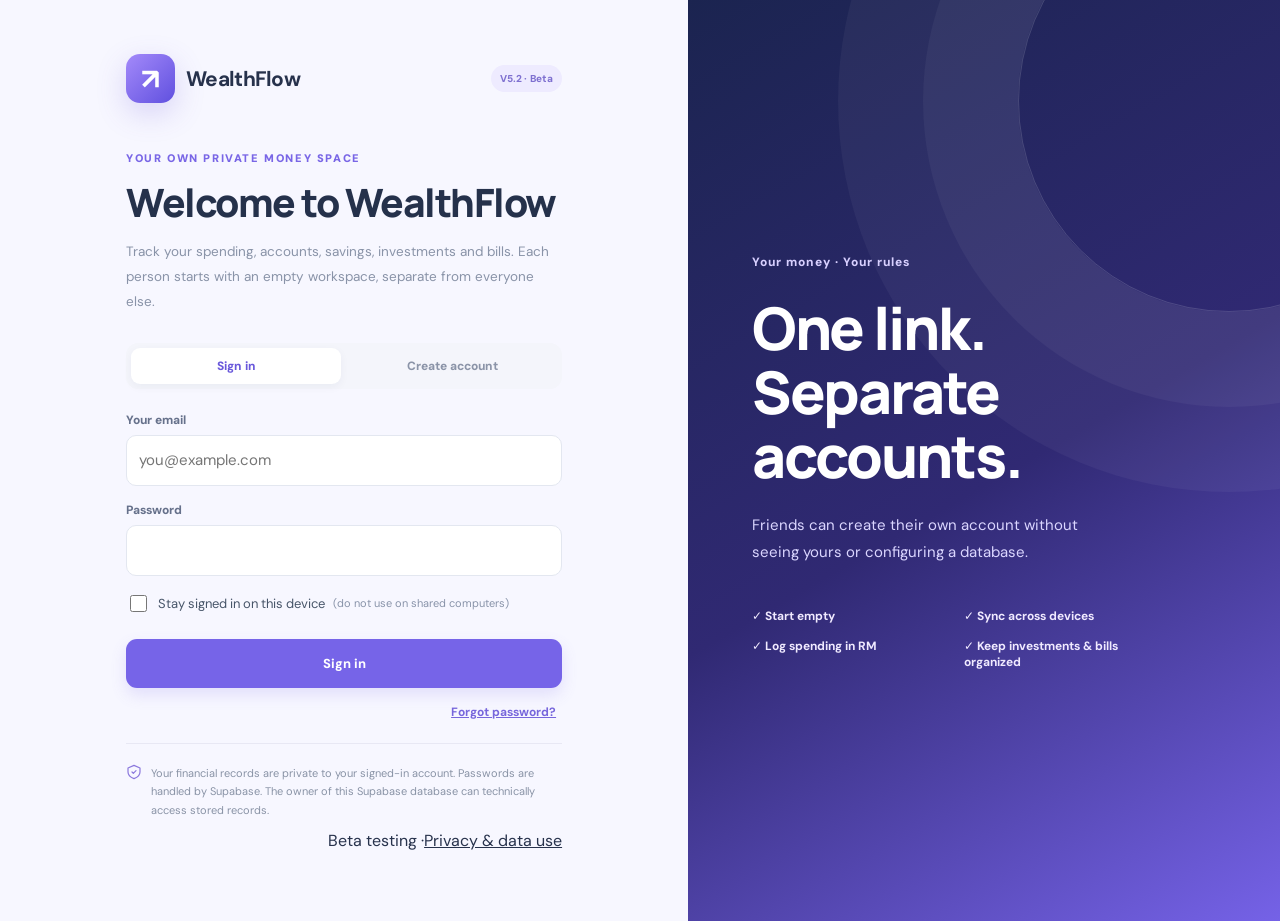
<file: wealthflow-app/index.html>
<!doctype html>
<html lang="en">
<head>
  <meta charset="utf-8" />
  <meta name="viewport" content="width=device-width, initial-scale=1, viewport-fit=cover" />
  <meta name="theme-color" content="#121a31" />
  <meta name="description" content="WealthFlow V5.2 Beta — track your accounts, spending, savings, bills, investments and pay-later in one place." />
  <meta name="apple-mobile-web-app-capable" content="yes" />
  <meta name="apple-mobile-web-app-status-bar-style" content="default" />
  <meta name="apple-mobile-web-app-title" content="WealthFlow" />
  <link rel="icon" href="icons/icon.svg" type="image/svg+xml" />
  <link rel="apple-touch-icon" href="icons/icon-192.png" />
  <link rel="manifest" href="manifest.webmanifest" />
  <link rel="stylesheet" href="styles.css" />
  <title>WealthFlow — Private Money Tracker</title>
  <script src="cloud-config.js" defer></script>
  <script src="app.js" defer></script>
</head>
<body>
  <div id="app"></div>
  <div id="modal-root"></div>
  <div id="toast-root" role="status" aria-live="polite"></div>
  <noscript>This app requires JavaScript to track your money.</noscript>
</body>
</html>
</file>
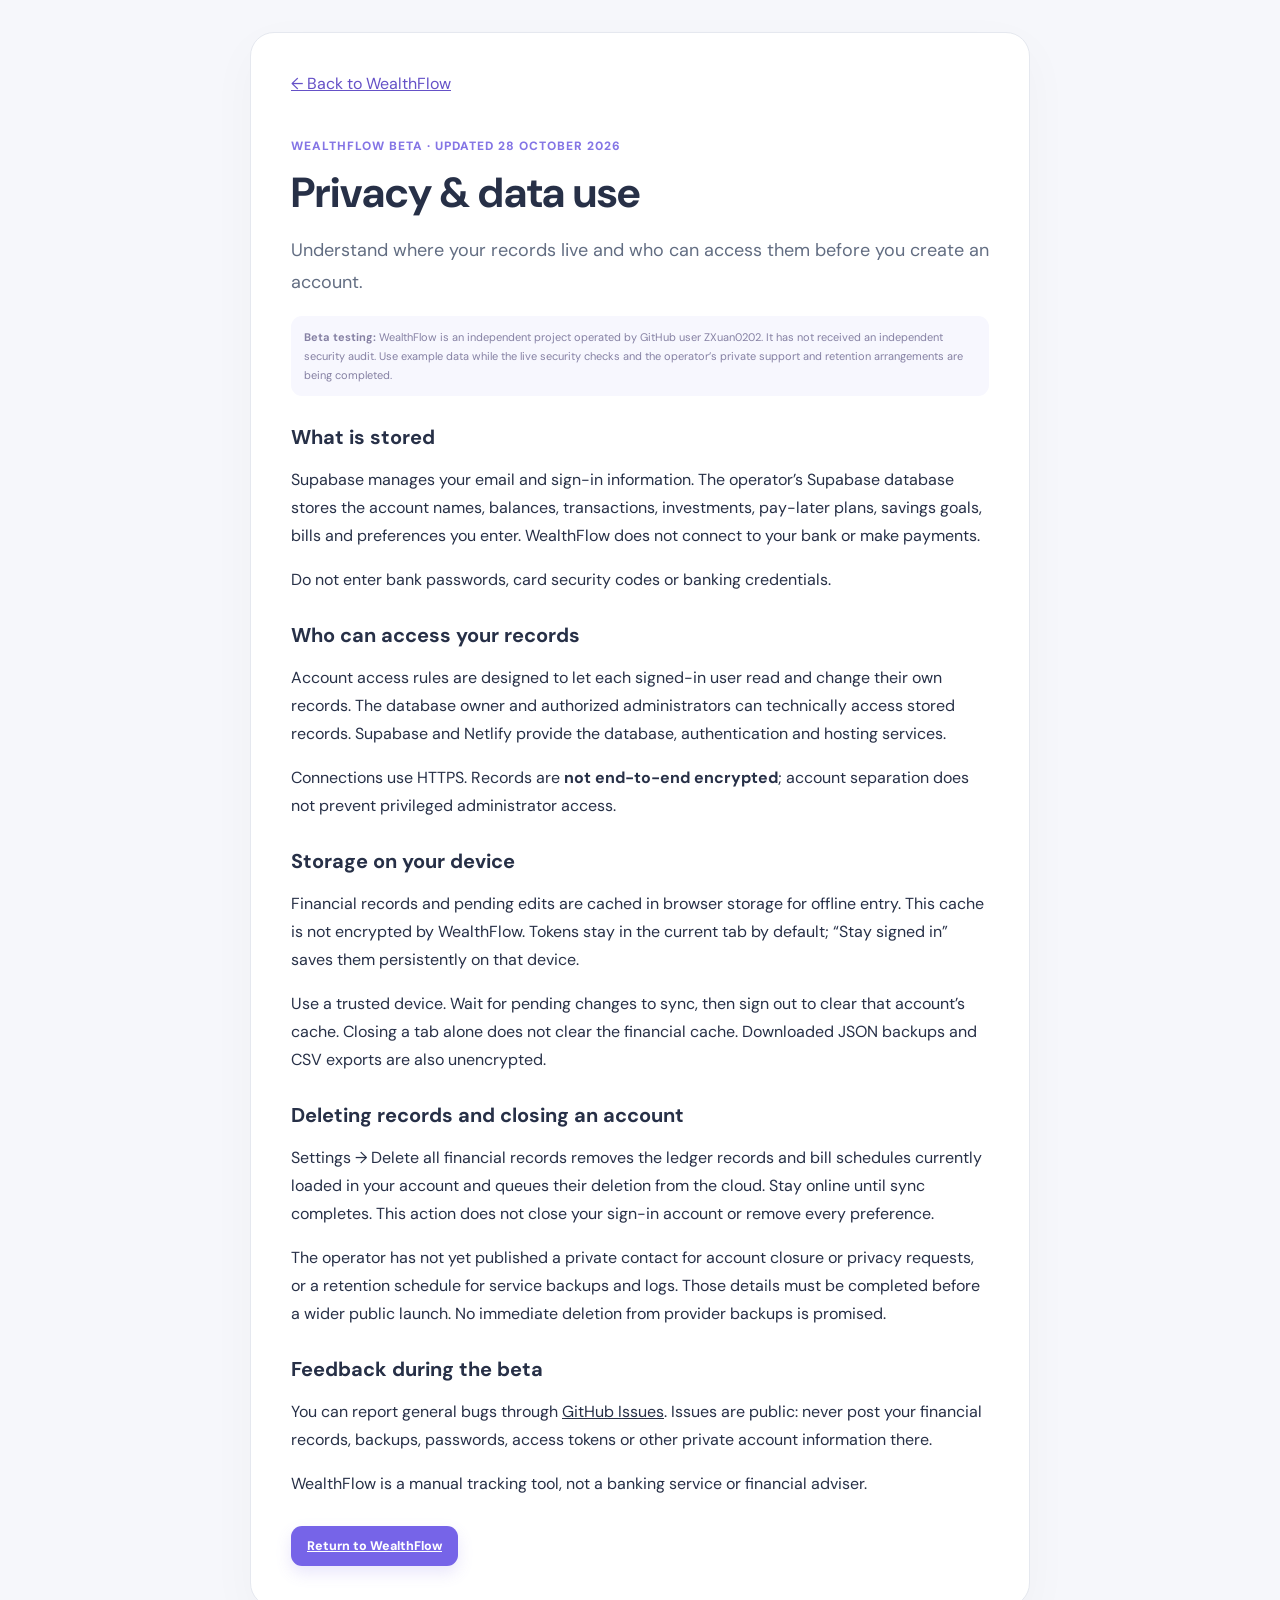
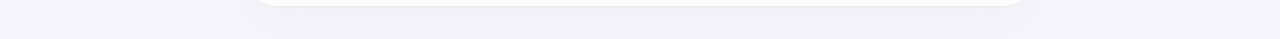
<file: wealthflow-app/privacy.html>
<!doctype html>
<html lang="en">
<head>
  <meta charset="utf-8">
  <meta name="viewport" content="width=device-width, initial-scale=1">
  <meta name="theme-color" content="#121a31">
  <meta name="description" content="How WealthFlow Beta stores financial records, supports deletion and handles device storage.">
  <title>Privacy &amp; data use — WealthFlow</title>
  <link rel="icon" href="icons/icon.svg" type="image/svg+xml">
  <link rel="stylesheet" href="styles.css">
</head>
<body class="privacy-page">
  <main class="privacy-card">
    <a class="privacy-back" href="./">← Back to WealthFlow</a>
    <p class="eyebrow">WEALTHFLOW BETA · UPDATED 28 OCTOBER 2026</p>
    <h1>Privacy &amp; data use</h1>
    <p class="privacy-lead">Understand where your records live and who can access them before you create an account.</p>
    <div class="note-box"><strong>Beta testing:</strong> WealthFlow is an independent project operated by GitHub user ZXuan0202. It has not received an independent security audit. Use example data while the live security checks and the operator’s private support and retention arrangements are being completed.</div>
    <section>
      <h2>What is stored</h2>
      <p>Supabase manages your email and sign-in information. The operator’s Supabase database stores the account names, balances, transactions, investments, pay-later plans, savings goals, bills and preferences you enter. WealthFlow does not connect to your bank or make payments.</p>
      <p>Do not enter bank passwords, card security codes or banking credentials.</p>
    </section>
    <section>
      <h2>Who can access your records</h2>
      <p>Account access rules are designed to let each signed-in user read and change their own records. The database owner and authorized administrators can technically access stored records. Supabase and Netlify provide the database, authentication and hosting services.</p>
      <p>Connections use HTTPS. Records are <strong>not end-to-end encrypted</strong>; account separation does not prevent privileged administrator access.</p>
    </section>
    <section>
      <h2>Storage on your device</h2>
      <p>Financial records and pending edits are cached in browser storage for offline entry. This cache is not encrypted by WealthFlow. Tokens stay in the current tab by default; “Stay signed in” saves them persistently on that device.</p>
      <p>Use a trusted device. Wait for pending changes to sync, then sign out to clear that account’s cache. Closing a tab alone does not clear the financial cache. Downloaded JSON backups and CSV exports are also unencrypted.</p>
    </section>
    <section>
      <h2>Deleting records and closing an account</h2>
      <p>Settings → Delete all financial records removes the ledger records and bill schedules currently loaded in your account and queues their deletion from the cloud. Stay online until sync completes. This action does not close your sign-in account or remove every preference.</p>
      <p>The operator has not yet published a private contact for account closure or privacy requests, or a retention schedule for service backups and logs. Those details must be completed before a wider public launch. No immediate deletion from provider backups is promised.</p>
    </section>
    <section>
      <h2>Feedback during the beta</h2>
      <p>You can report general bugs through <a href="https://github.com/ZXuan0202/WealthFlow/issues" rel="noreferrer">GitHub Issues</a>. Issues are public: never post your financial records, backups, passwords, access tokens or other private account information there.</p>
      <p>WealthFlow is a manual tracking tool, not a banking service or financial adviser.</p>
    </section>
    <a class="btn btn-primary" href="./">Return to WealthFlow</a>
  </main>
</body>
</html>
</file>
<file: wealthflow-app/styles.css>
@import url('https://fonts.googleapis.com/css2?family=DM+Sans:wght@400;500;600;700&family=Manrope:wght@400;500;600;700;800&display=swap');
:root{font-family:'DM Sans',-apple-system,BlinkMacSystemFont,'Segoe UI',sans-serif;color:#202a3f;background:#f7f8fc;font-synthesis:none;-webkit-font-smoothing:antialiased;--ink:#1e2942;--muted:#8b93a8;--line:#e7eaf3;--purple:#7664e8;--purple-soft:#f0edff;--green:#1eae8d;--red:#ef6a74;--card:#fff}
*{box-sizing:border-box}body{margin:0;min-width:320px}button,input,select,textarea{font:inherit}button{cursor:pointer}a{color:inherit}button:focus-visible,a:focus-visible,input:focus-visible,select:focus-visible,textarea:focus-visible{outline:3px solid #a8a0f7;outline-offset:2px}
svg{display:block}.ico{width:19px;height:19px;fill:none;stroke:currentColor;stroke-width:1.8;stroke-linecap:round;stroke-linejoin:round;flex-shrink:0}.small-ico{width:16px;height:16px}.layout{display:grid;grid-template-columns:250px minmax(0,1fr);min-height:100dvh;max-width:2000px;margin:auto}
.sidebar{background:#141d34;color:#aab3cf;display:flex;flex-direction:column;position:sticky;top:0;height:100dvh;padding:34px 16px 20px;z-index:20}.brand{display:flex;align-items:center;gap:12px;padding:0 17px;margin-bottom:47px;color:#fff;font:800 22px Manrope,system-ui;letter-spacing:-.9px}.brand-symbol{width:36px;height:36px;border-radius:11px;background:linear-gradient(140deg,#9e8eff,#6556dd);display:grid;place-items:center;color:#fff;box-shadow:0 6px 20px #7664e844}.brand-symbol .ico{width:24px;height:24px;stroke-width:2.5}
.nav-label{font:700 10px Manrope,system-ui;letter-spacing:1.8px;color:#646f91;padding:0 16px;margin:0 0 11px}.nav{display:grid;gap:5px}.nav-item{display:flex;align-items:center;gap:14px;border:0;background:transparent;color:#a7b0cd;text-align:left;padding:13px 17px;width:100%;border-radius:12px;font-size:13.5px;font-weight:700;transition:.16s}.nav-item:hover{background:#252f4b;color:white}.nav-item.active{background:#353660;color:#fff}.nav-item.active .ico{color:#c2baff}.nav-item .ico{width:19px;height:19px}.nav-line{border-top:1px solid #2d3651;margin:18px 13px 22px}.sidebar-bottom{margin-top:auto}.sidebar-tip{background:linear-gradient(135deg,#302c61,#252e58);padding:18px;border-radius:15px;color:#c0c7f0}.sidebar-tip strong{display:block;color:white;font-size:12.5px;margin:9px 0 5px}.sidebar-tip p{font-size:11.5px;line-height:1.6;margin:0}.sidebar-tip .ico{color:#cbbaff}.aside-foot{font-size:10px;color:#697593;padding:16px 12px 0}
.main{min-width:0;padding:31px clamp(22px,4vw,60px) 70px}.topbar{display:flex;justify-content:space-between;align-items:center;gap:16px;margin-bottom:33px}.crumb{display:flex;align-items:center;gap:9px;font-size:13px;color:#a2a9bb;font-weight:600}.crumb strong{color:#30394e}.header-actions{display:flex;gap:12px;align-items:center}.clock-chip,.sync-chip{display:flex;gap:8px;align-items:center;font-size:12px;font-weight:700;color:#7a849b;padding:11px 13px;border:1px solid #eaebf2;background:#fff;border-radius:12px;white-space:nowrap}.sync-chip{cursor:pointer}.sync-dot{height:7px;width:7px;border-radius:50%;background:#f3b16d;box-shadow:0 0 0 3px #fff1df}.sync-dot.connected{background:#2abb9a;box-shadow:0 0 0 3px #e4faf3}.sync-dot.pending{background:#edac56}.page-heading{display:flex;justify-content:space-between;align-items:start;gap:16px;margin-bottom:26px}.eyebrow{font-size:12px;color:#8475e5;font-weight:800;letter-spacing:1px;text-transform:uppercase;margin-bottom:7px}.page-title{font:800 clamp(24px,2.7vw,33px)/1.28 Manrope,system-ui;letter-spacing:-1.4px;margin:0;color:#242e46}.subtitle{color:#959caf;font-size:13.5px;margin:8px 0 0;line-height:1.6}.actions{display:flex;align-items:center;gap:10px;flex-wrap:wrap}.btn{border:0;border-radius:11px;min-height:40px;display:inline-flex;align-items:center;justify-content:center;gap:9px;font-size:12.5px;font-weight:800;padding:10px 16px;transition:transform .1s,background .15s;white-space:nowrap}.btn:hover{transform:translateY(-1px)}.btn-primary{background:#7664e8;color:white;box-shadow:0 7px 16px #7664e829}.btn-primary:hover{background:#6452dc}.btn-light{background:#fff;color:#505b75;border:1px solid #e6e9f1}.btn-ghost{color:#7664e8;background:#f0edff}.btn-danger{color:#e95c67;background:#fff0f1}.btn-sm{min-height:32px;padding:7px 10px;border-radius:8px;font-size:11.5px}.btn-icon{width:34px;height:34px;min-height:34px;padding:0;border:1px solid #e8eaf2;background:white;color:#8b92a5;border-radius:9px}.btn .ico{width:17px;height:17px}.w-full{width:100%}
.grid-4{display:grid;grid-template-columns:repeat(4,minmax(0,1fr));gap:17px}.metric{background:white;border:1px solid #edf0f5;border-radius:17px;min-height:153px;padding:21px 21px 19px;position:relative;box-shadow:0 8px 20px #1d285006}.metric .micon{height:36px;width:36px;display:grid;place-items:center;border-radius:10px;margin-bottom:19px}.micon.purple{background:#f1edff;color:#7965eb}.micon.green{background:#e2f8f1;color:#14aa85}.micon.red{background:#fff0f1;color:#ed6b77}.micon.gold{background:#fff6e5;color:#e0a73c}.metric-label{font-size:12px;color:#9aa1b3;font-weight:700;margin-bottom:7px}.metric-value{font:800 clamp(19px,1.75vw,25px)/1.3 Manrope,system-ui;letter-spacing:-.9px;color:#27314a;white-space:nowrap}.metric-foot{font-size:11px;color:#a1a7b7;margin-top:9px}.metric-foot.positive{color:#15a783}.metric-foot.negative{color:#e96772}
.dashboard-columns{display:grid;grid-template-columns:minmax(0,1.62fr) minmax(300px,1fr);gap:21px;margin-top:22px}.panel{background:white;border:1px solid #edf0f5;border-radius:17px;padding:23px;min-width:0;box-shadow:0 8px 25px #1d285005}.panel-head{display:flex;align-items:center;justify-content:space-between;gap:12px;margin-bottom:20px}.panel-title{font:800 15px Manrope,system-ui;letter-spacing:-.3px;margin:0;color:#2b344c}.panel-sub{font-size:11.5px;color:#a0a7b7;margin-top:5px}.panel-link{border:0;background:none;color:#7b69e8;font-size:11.5px;font-weight:800;padding:3px;display:inline-flex;align-items:center;gap:3px}.chart-caption{color:#a3aaba;font-size:11px;text-align:center;margin-top:4px}.bar-chart{width:100%;height:auto;max-height:260px;overflow:visible}.bar-label{fill:#a7aec0;font-family:'DM Sans',sans-serif;font-size:11px}.bar-tick{fill:#a5aebb;font-family:'DM Sans',sans-serif;font-size:11px}.gridline{stroke:#eff1f6;stroke-width:1}.bar-item{fill:#9d8df2}.bar-item.active{fill:#7361e8}
.pie-area{display:flex;align-items:center;gap:25px;min-height:215px}.donut{width:166px;height:166px;border-radius:50%;flex-shrink:0;position:relative;display:grid;place-items:center}.donut::after{content:'';width:108px;height:108px;background:white;border-radius:50%;position:absolute;inset:0;margin:auto}.donut-center{position:relative;z-index:1;text-align:center}.donut-center strong{font:800 18px Manrope,system-ui;display:block;color:#263048;letter-spacing:-.5px}.donut-center span{font-size:10px;color:#a3aabb;display:block;margin-top:4px}.legend{flex:1;display:grid;gap:12px;min-width:0}.legend-item{display:grid;grid-template-columns:8px minmax(0,1fr) auto;align-items:center;gap:8px;font-size:11.5px}.legend-name{color:#727b91;overflow:hidden;text-overflow:ellipsis;white-space:nowrap}.legend-value{color:#323b53;font-weight:800}.legend-dot{width:8px;height:8px;border-radius:50%}
.bottom-grid{display:grid;grid-template-columns:minmax(0,1.62fr) minmax(300px,1fr);gap:21px;margin-top:21px}.transaction-list{display:grid;gap:0}.tx-row{display:flex;align-items:center;padding:12px 0;gap:12px;border-bottom:1px solid #f1f2f6;min-width:0}.tx-row:last-child{border-bottom:0}.tx-icon{width:40px;height:40px;border-radius:12px;display:grid;place-items:center;font-size:17px;flex-shrink:0;background:#f5f3ff;color:#7361df}.tx-icon.income{background:#e7f9f2;color:#17ae89}.tx-icon.expense{background:#fff0f1;color:#f07379}.tx-icon.transfer{background:#eeedff;color:#7968ee}.tx-info{flex:1;min-width:0}.tx-name{font-size:12.5px;font-weight:800;color:#35405b;white-space:nowrap;overflow:hidden;text-overflow:ellipsis}.tx-meta{font-size:11px;color:#a0a6b7;margin-top:5px;white-space:nowrap;text-overflow:ellipsis;overflow:hidden}.tx-amount{font-weight:800;font-size:13.5px;white-space:nowrap}.tx-amount.income{color:#13aa80}.tx-amount.expense{color:#ef7078}.tx-amount.transfer{color:#68728e}.tx-menu{display:flex;gap:4px;margin-left:5px}.tx-menu .btn-icon{border:0;width:28px;height:28px;min-height:28px}.account-summary{display:grid;gap:9px}.account-small{display:flex;gap:11px;align-items:center;padding:11px;border-radius:12px;background:#f8f9fd}.account-badge{display:grid;place-items:center;width:37px;height:37px;flex-shrink:0;border-radius:11px;font-size:18px}.account-small-info{flex:1;min-width:0}.account-small-info strong{display:block;font-size:12px;color:#323b53;overflow:hidden;text-overflow:ellipsis;white-space:nowrap}.account-small-info span{font-size:10.5px;color:#9ca5b5}.account-small-amount{font:800 12px Manrope,system-ui;color:#303b53;white-space:nowrap}
.callout{display:flex;align-items:center;gap:13px;background:linear-gradient(115deg,#7866e8,#9082f6);border-radius:15px;padding:19px;color:#fff;margin-top:16px}.callout .ico{height:30px;width:30px;opacity:.9}.callout strong{font-size:13px;display:block}.callout p{font-size:11px;margin:5px 0 0;color:#eeeaff;line-height:1.6}.callout button{border:0;background:white;color:#6d60cf;border-radius:9px;font-size:11px;font-weight:800;padding:9px 12px;margin-left:auto;white-space:nowrap}
.banner{padding:14px 17px;border-radius:13px;background:#eeecff;color:#5b54ac;margin:0 0 20px;display:flex;align-items:center;gap:10px;font-size:12px;line-height:1.55}.banner.gold{background:#fff5e6;color:#906d2b}.banner .ico{width:18px;height:18px}.banner strong{font-weight:800}.banner .banner-right{margin-left:auto}
.section-heading{font:800 16px Manrope,system-ui;margin:25px 0 16px;color:#2a354e}.account-grid,.feature-grid{display:grid;grid-template-columns:repeat(3,minmax(0,1fr));gap:16px}.account-card{background:white;border:1px solid #eceef5;border-radius:17px;padding:23px;min-height:163px}.account-card-top{display:flex;align-items:center;justify-content:space-between;margin-bottom:25px}.account-card-icon{display:grid;place-items:center;width:44px;height:44px;border-radius:14px;font-size:22px}.account-type{color:#a7adbe;font-size:11px;font-weight:700;text-transform:capitalize}.account-card h3{font:800 14px Manrope,system-ui;margin:0 0 5px}.account-card .account-balance{font:800 23px Manrope,system-ui;letter-spacing:-.7px}.account-card .detail{font-size:11px;color:#9aa2b4;margin-top:9px}.account-actions{display:flex;gap:5px}.data-panel{background:white;border:1px solid #ebeef4;border-radius:17px;padding:22px}.toolbar{display:flex;align-items:center;gap:10px;flex-wrap:wrap;margin-bottom:17px}.field-inline{background:white;border:1px solid #e7eaf2;border-radius:11px;padding:10px 12px;color:#606b82;font-size:12px;min-height:40px}.field-inline:focus{outline-color:#aa9ff9}.search-wrap{position:relative;flex:1;min-width:150px}.search-wrap .ico{position:absolute;top:11px;left:11px;color:#a2aabb}.search-wrap input{width:100%;padding-left:36px}.table-wrap{overflow:auto}.money-table{width:100%;border-collapse:collapse;text-align:left;min-width:680px}.money-table th{color:#a0a8bb;text-transform:uppercase;font-size:10px;font-weight:800;letter-spacing:.6px;background:#fafbfe;padding:14px 12px}.money-table td{padding:14px 12px;border-bottom:1px solid #f0f2f7;font-size:12px;color:#4c5870;vertical-align:middle}.money-table tr:last-child td{border:0}.money-table .strong{font-weight:800;color:#344059}.type-pill{display:inline-block;background:#f4f0ff;color:#7667da;border-radius:20px;padding:5px 9px;font-size:10px;font-weight:800}.type-pill.expense{color:#d86470;background:#ffeff0}.type-pill.income{color:#11a57e;background:#e8faf4}.type-pill.transfer{color:#7363c7;background:#f0edff}.align-right{text-align:right}.muted{color:#99a2b4}.positive{color:#16a987!important}.negative{color:#e96773!important}
.empty{text-align:center;padding:39px 16px;color:#a0a8bc}.empty-emoji{font-size:29px;display:block;margin-bottom:11px}.empty h3{color:#536079;margin:0 0 8px;font:800 14px Manrope,system-ui}.empty p{font-size:12px;margin:0 auto 16px;line-height:1.7;max-width:310px}.mini-empty{font-size:12px;text-align:center;padding:25px;color:#a2aabd}
.progress{height:8px;border-radius:100px;background:#eeedf7;overflow:hidden}.progress>span{display:block;height:100%;background:linear-gradient(90deg,#7c6aea,#a79bff);border-radius:100px}.progress.green>span{background:linear-gradient(90deg,#19b58d,#6cddbd)}.goal-card,.investment-card,.debt-card{background:white;border:1px solid #eceef4;border-radius:17px;padding:22px;min-width:0}.card-top{display:flex;justify-content:space-between;gap:12px;align-items:flex-start;margin-bottom:20px}.card-top h3{font:800 14px Manrope,system-ui;color:#303c55;margin:0 0 7px;line-height:1.5}.card-top p{font-size:11px;color:#9aa3b5;margin:0;line-height:1.5}.card-amount{font:800 22px Manrope,system-ui;letter-spacing:-.8px;color:#303b52;margin:0 0 6px}.card-pair{display:flex;justify-content:space-between;font-size:11px;color:#9099ad;margin-bottom:9px;gap:12px}.card-footer{display:flex;justify-content:space-between;gap:10px;align-items:center;margin-top:19px;padding-top:16px;border-top:1px solid #f0f1f6;font-size:11px;color:#909aac}.mini-status{font-size:10px;font-weight:800;padding:6px 9px;border-radius:20px;background:#eaf9f5;color:#14a482;display:inline-block;white-space:nowrap}.mini-status.warning{background:#fff1e6;color:#db8b3b}.mini-status.danger{background:#fff0f0;color:#e9626e}.mini-status.neutral{background:#f0eeff;color:#7365ce}.overview-split{display:grid;grid-template-columns:1fr 1fr;gap:17px}.info-strip{display:flex;gap:17px;flex-wrap:wrap;color:#79849b;font-size:12px}.info-strip strong{color:#35405b}.section-note{font-size:12px;color:#8995ab;line-height:1.7;margin:-7px 0 18px}.big-balance{font:800 31px Manrope,system-ui;letter-spacing:-1.4px;margin:10px 0;color:#26334b}
.modal-backdrop{position:fixed;inset:0;background:#141b30a8;z-index:100;display:grid;place-items:center;padding:18px;overflow:auto;backdrop-filter:blur(5px)}.modal{width:min(100%,525px);max-height:calc(100dvh - 36px);overflow-y:auto;background:white;border-radius:20px;box-shadow:0 20px 80px #111a3055}.modal-header{padding:24px 25px 20px;border-bottom:1px solid #f0f1f6;display:flex;justify-content:space-between;align-items:flex-start;gap:15px}.modal h2{font:800 20px Manrope,system-ui;letter-spacing:-.6px;margin:0}.modal-header p{font-size:12px;color:#98a0b1;margin:6px 0 0;line-height:1.5}.modal-body{padding:24px 25px 26px}.form-grid{display:grid;grid-template-columns:1fr 1fr;gap:15px}.form-row{margin-bottom:16px;min-width:0}.form-row.full{grid-column:1 / -1}.form-label{display:block;font-size:11.5px;font-weight:800;color:#66718b;margin-bottom:7px}.form-input{display:block;width:100%;height:43px;border:1px solid #e3e7f0;background:#fff;border-radius:10px;padding:10px 12px;color:#29354c;font-size:13px;min-width:0}.form-input:focus{outline:2px solid #d5ceff;border-color:#ad9eff}.form-row textarea.form-input{resize:vertical;min-height:74px;height:auto}.hint{font-size:10.5px;color:#9da6b8;margin-top:6px;line-height:1.5}.modal-footer{display:flex;justify-content:flex-end;gap:10px;margin-top:13px;padding-top:16px;border-top:1px solid #f1f3f7}.form-tab{display:grid;grid-template-columns:repeat(3,1fr);gap:6px;border-radius:12px;background:#f4f5fb;padding:5px;margin-bottom:22px}.form-tab button{border:0;border-radius:9px;background:transparent;padding:10px 7px;color:#8b94a8;font-size:12px;font-weight:800}.form-tab button.active{background:white;color:#6958db;box-shadow:0 3px 10px #1d28500c}.form-tab.two{grid-template-columns:1fr 1fr}.note-box{background:#f7f7fe;border-radius:11px;padding:12px 13px;color:#8580a3;font-size:11px;line-height:1.7;margin:8px 0 15px}.toast{background:#253249;color:white;border-radius:12px;padding:12px 17px;box-shadow:0 10px 30px #17223b22;font-size:12px;font-weight:700;min-width:170px}#toast-root{position:fixed;bottom:24px;right:24px;z-index:150;display:grid;gap:8px}
.settings-grid{display:grid;grid-template-columns:1fr 1fr;gap:18px}.setting-block{padding:22px;border-radius:16px;background:white;border:1px solid #eceef4}.setting-block h3{margin:0 0 8px;font:800 15px Manrope,system-ui}.setting-block p{font-size:12px;color:#8b95a9;line-height:1.7;margin:0 0 18px}.setting-block .form-row{margin:0 0 15px}.setting-wide{grid-column:1/-1}.settings-actions{display:flex;gap:9px;flex-wrap:wrap}.sync-account{display:flex;justify-content:space-between;align-items:center;gap:15px;background:#f6f8fc;border:1px solid #e9edf6;border-radius:12px;padding:15px;margin-bottom:17px}.sync-account strong{font-size:13px}.sync-account span{display:block;font-size:11px;color:#9ba5b5;margin-top:5px}.quote{border-left:3px solid #ab9bf2;padding-left:13px;font-size:12px;line-height:1.8;color:#79849b}.tag{font-size:10px;font-weight:800;color:#7665e3;background:#f0edff;padding:5px 8px;border-radius:7px}
@media(max-width:1250px){.layout{grid-template-columns:210px minmax(0,1fr)}.sidebar{padding-left:10px;padding-right:10px}.main{padding:26px 25px 65px}.grid-4{grid-template-columns:repeat(2,minmax(0,1fr))}.dashboard-columns,.bottom-grid{grid-template-columns:1fr 1fr}.pie-area{flex-direction:column}.donut{width:145px;height:145px}.donut::after{width:94px;height:94px}.legend{width:100%}.clock-chip{display:none}}
@media(max-width:900px){.layout{display:block}.sidebar{height:auto;position:static;padding:12px 16px 10px;display:block}.brand{margin:0;font-size:19px;padding:0}.brand-symbol{width:32px;height:32px}.nav-label,.sidebar-tip,.aside-foot,.nav-line{display:none}.sidebar-bottom{display:none}.nav{display:flex;overflow-x:auto;margin:12px -5px 0;padding-bottom:4px;gap:5px;scrollbar-width:none}.nav::-webkit-scrollbar{display:none}.nav-item{flex-shrink:0;width:auto;padding:9px 11px;font-size:11px;gap:7px;border-radius:9px}.nav-item .ico{height:16px;width:16px}.main{padding:26px 20px 75px}.topbar{margin-bottom:25px}.dashboard-columns,.bottom-grid{grid-template-columns:1fr 1fr}.account-grid,.feature-grid{grid-template-columns:repeat(2,minmax(0,1fr))}}
@media(max-width:650px){.main{padding:21px 15px 85px}.sidebar{padding:12px 12px 8px}.topbar{margin-bottom:25px}.clock-chip{display:none}.page-heading{flex-direction:column;align-items:stretch;margin-bottom:20px}.page-title{font-size:25px}.page-heading .actions{width:100%}.page-heading .actions .btn{flex:1}.grid-4{grid-template-columns:repeat(2,minmax(0,1fr));gap:9px}.metric{min-height:126px;padding:15px 13px}.metric .micon{width:30px;height:30px;margin-bottom:12px}.metric .micon .ico{height:17px;width:17px}.metric-value{font-size:19px;letter-spacing:-.7px}.metric-label{font-size:10.5px}.metric-foot{font-size:10px}.dashboard-columns,.bottom-grid,.account-grid,.feature-grid,.overview-split,.settings-grid{grid-template-columns:1fr}.panel{padding:18px}.pie-area{flex-direction:row;gap:12px}.donut{width:138px;height:138px}.donut::after{width:93px;height:93px}.donut-center strong{font-size:14px}.legend{gap:8px}.legend-item{font-size:10px}.card-top{margin-bottom:12px}.banner{align-items:start}.banner-right{display:none}.form-grid{gap:0;grid-template-columns:1fr}.form-row.full{grid-column:auto}.modal{max-height:calc(100dvh - 22px)}.modal-backdrop{padding:11px}.modal-header,.modal-body{padding:20px}.money-table{min-width:610px}.sync-chip{padding:10px;font-size:11px}.crumb{font-size:12px}}

.setting-block h3 .ico{display:inline-block;vertical-align:-4px;margin-right:7px;color:#7664e8}
@media(max-width:650px){.nav{display:grid;grid-template-columns:repeat(4,minmax(0,1fr));gap:5px;overflow:visible;margin:11px 0 0}.nav-item{display:flex;flex-direction:column;justify-content:center;gap:4px;padding:8px 2px;text-align:center;font-size:9px;white-space:nowrap;width:100%}.nav-item .ico{width:17px;height:17px}.sidebar{padding-bottom:12px}}

/* Version 2: manual-entry-first workflow */
.quick-entry{background:linear-gradient(125deg,#fff 0%,#fcfbff 100%);border:1px solid #e4e0fb;border-radius:18px;box-shadow:0 10px 32px #7664e815;padding:22px 24px;margin-bottom:22px}
.quick-heading{display:flex;justify-content:space-between;align-items:flex-start;gap:18px;margin-bottom:18px}.quick-heading h2{font:800 20px Manrope,system-ui;color:#25304a;margin:5px 0 7px;letter-spacing:-.6px}.quick-heading p{color:#8993a8;font-size:12px;line-height:1.55;margin:0}.quick-kicker{font-size:10px;letter-spacing:1.2px;font-weight:800;color:#7464db}.quick-fields{display:grid;grid-template-columns:1.08fr 1.08fr 1.35fr 1.25fr;gap:12px 14px}.quick-fields .form-row{margin-bottom:0}.quick-fields .form-input{height:45px}.quick-fields .quick-note{grid-column:1/-1}.quick-bottom{display:flex;justify-content:space-between;align-items:center;gap:16px;border-top:1px solid #eeebfb;padding-top:16px;margin-top:17px}.check-row{display:flex;align-items:center;gap:8px;font-size:12px;font-weight:700;color:#606c86;cursor:pointer}.check-row input{accent-color:#7664e8;width:16px;height:16px}.quick-datetime{flex:1}.quick-datetime #quick-date-wrap{max-width:270px;margin-top:11px}.quick-datetime #quick-date-wrap[hidden]{display:none}.quick-submit{display:flex;gap:18px;align-items:center}.quick-balance{text-align:right;font-size:11px;color:#9aa2b5;line-height:1.6}.quick-balance span{font-weight:800;color:#33415a;white-space:nowrap}.quick-balance small{display:block}.quick-tips{display:flex;align-items:center;gap:5px;flex-wrap:wrap;margin-top:15px;font-size:10.5px;line-height:1.5;color:#9a94b3}.quick-tips button{border:none;padding:0;background:none;color:#6659cf;text-decoration:underline;font-weight:800;font-size:inherit}.account-tools{display:flex;gap:8px;flex-wrap:wrap;margin-top:14px;padding-top:12px;border-top:1px solid #f0f1f7}.reconcile-current{display:flex;justify-content:space-between;align-items:center;gap:15px;padding:13px 15px;border-radius:12px;background:#f6f4ff;margin-bottom:22px;color:#7b75a1;font-size:12px}.reconcile-current strong{font:800 17px Manrope,system-ui;color:#4a3f8a}.tx-icon.adjustment{background:#fff5e6;color:#aa833d}.type-pill.adjustment{background:#fff6e9;color:#a47735}.quick-fields .quick-amount input{font-weight:800;font-size:17px;font-variant-numeric:tabular-nums}
@media(max-width:1250px){.quick-fields{grid-template-columns:repeat(2,minmax(0,1fr))}.quick-fields .quick-note{grid-column:1/-1}.quick-bottom{align-items:flex-start}.quick-submit{flex-direction:column;align-items:flex-end;gap:8px}}
@media(max-width:650px){.quick-entry{padding:17px;margin-bottom:18px}.quick-heading{flex-direction:column;gap:10px}.quick-heading h2{font-size:19px}.quick-heading .btn{align-self:flex-start}.quick-fields{grid-template-columns:repeat(2,minmax(0,1fr));gap:10px}.quick-fields .form-row:nth-child(3),.quick-fields .form-row:nth-child(4),.quick-fields .quick-note{grid-column:1/-1}.quick-bottom{flex-direction:column;gap:14px}.quick-submit{width:100%;align-items:stretch}.quick-submit .btn{width:100%;height:48px}.quick-balance{text-align:left}.account-tools .btn{flex:1}.quick-fields .form-input{font-size:16px}}

/* Version 3 — spendable funds by named account, goal earmarks and custom categories */
.usable-panel{margin:0 0 22px;border-color:#dedaf7;box-shadow:0 14px 34px #7664e810;background:linear-gradient(120deg,#fff,#fcfbff)}
.usable-body{display:grid;grid-template-columns:minmax(0,1fr) minmax(320px,1fr);gap:25px;align-items:center}
.usable-headline{min-width:0}.usable-headline>span{display:block;color:#7c85a0;font-size:12px;font-weight:700}
.usable-headline>strong{display:block;font:800 clamp(28px,3.5vw,42px)/1.25 Manrope,system-ui;letter-spacing:-1.3px;color:#4835ad;margin:9px 0}
.usable-headline>p{font-size:11px;color:#a0a7bb;line-height:1.6;margin:0 0 17px}
.usable-breakdown{background:#f7f5ff;border:1px solid #ece8ff;border-radius:12px;padding:13px 15px;display:grid;gap:12px}
.usable-breakdown>div{display:flex;justify-content:space-between;gap:12px;font-size:12px;color:#69748c;align-items:center}
.usable-breakdown b{color:#35405b;white-space:nowrap;font-size:12px}
.usable-chart-note{margin-top:11px;color:#8991a5;font-size:10.5px;line-height:1.6}
.usable-visual{display:flex;gap:20px;align-items:center;justify-content:center;min-width:0}
.available-donut{width:180px;height:180px;box-shadow:0 10px 24px #7664e810}
.available-donut::after{width:113px;height:113px}
.available-legend{flex:1;min-width:0;max-height:235px;overflow-y:auto;display:grid;gap:10px;padding:5px 3px}
.available-legend-item{display:grid;grid-template-columns:8px minmax(0,1fr) auto;align-items:center;gap:8px;font-size:12px;color:#6d7891}
.available-legend-item>span{overflow:hidden;text-overflow:ellipsis;white-space:nowrap}
.available-legend-item strong{white-space:nowrap;color:#35405b;font-size:11.5px}
.available-no-pie{min-height:150px;border:2px dashed #e8e4f5;color:#9da2b8;border-radius:14px;display:flex;justify-content:center;align-items:center;flex-direction:column;gap:8px;min-width:175px;font-size:25px}
.available-no-pie span{font-size:11px;max-width:145px;text-align:center}
.usable-warning{font-size:11px;color:#a66a33;background:#fff6e9;border-radius:10px;padding:11px 12px;line-height:1.6;margin:17px 0 0;display:flex;gap:8px;align-items:flex-start}
.btn-usable-on,.btn-usable-off{border:1px solid transparent;font-size:10px}.btn-usable-on{color:#138c71;background:#e8f9f2}.btn-usable-off{color:#6f638f;background:#f2effc}.btn-usable-off:disabled{cursor:not-allowed;color:#9298a6;background:#f4f5f9}
.account-tools{flex-wrap:wrap}.reserve-label{font-weight:750;color:#7361e8;font-size:11px;background:#f2efff;padding:7px 10px;border-radius:8px;width:fit-content}
.usable-checkbox{display:flex;align-items:flex-start;gap:10px;margin:6px 0 17px;color:#626d86;font-size:12px;line-height:1.5}.usable-checkbox input{margin-top:2px;accent-color:#7664e8;width:16px;height:16px;flex:0 0 16px}
.custom-category-form{display:grid;grid-template-columns:1fr 1.3fr auto;align-items:end;gap:12px;margin-top:10px}
.custom-category-form .form-row{margin:0}.custom-category-form .btn{height:43px}
.custom-category-groups{display:grid;grid-template-columns:repeat(2,minmax(0,1fr));gap:18px;margin-top:22px}
.custom-category-groups strong{font:800 12px Manrope,system-ui;color:#35405b}
.category-tags{display:flex;flex-wrap:wrap;gap:7px;margin-top:10px}.category-tag{display:inline-flex;align-items:center;gap:8px;background:#f0edff;color:#6555b9;font-size:11px;font-weight:700;padding:6px 9px;border-radius:9px}
.category-tag button{border:none;background:transparent;cursor:pointer;color:#8c81bd;padding:0 2px;font-size:17px;line-height:12px}
@media(max-width:1250px){.usable-body{grid-template-columns:1fr 1fr}.available-donut{width:148px;height:148px}.available-donut::after{width:94px;height:94px}.usable-visual{gap:12px}.available-legend-item{font-size:11px}}
@media(max-width:900px){.usable-body{grid-template-columns:1fr}.usable-visual{justify-content:flex-start}.available-donut{width:168px;height:168px}.available-donut::after{width:106px;height:106px}}
@media(max-width:650px){.usable-body{gap:18px}.usable-visual{gap:12px;justify-content:flex-start}.available-donut{width:132px;height:132px}.available-donut::after{width:90px;height:90px}.available-donut .donut-center strong{font-size:15px}.available-legend-item{font-size:11px}.available-legend-item strong{font-size:10.5px}.custom-category-form{grid-template-columns:1fr}.custom-category-groups{grid-template-columns:1fr}.usable-breakdown>div{font-size:11px}.usable-breakdown b{font-size:11px}}

/* V3.1: optional PayLater deduction for usable money */
.paylater-toggle{margin:14px 0 5px;display:flex;align-items:center;gap:9px;background:#f4f1ff;border:1px solid #e8e2fe;border-radius:10px;padding:11px 13px;color:#5146a3;font-size:12px;font-weight:750;cursor:pointer}
.paylater-toggle input{accent-color:#7664e8;width:17px;height:17px;flex:0 0 17px}
.paylater-explainer{font-size:11px;line-height:1.5;color:#8991a5;margin:3px 0 10px!important}
@media(max-width:650px){.paylater-toggle{align-items:flex-start;font-size:11px}.paylater-explainer{font-size:10px}}

/* V4 — Subscriptions, bills & renewals */
.bills-overview{margin:2px 0 22px;border-color:#e4dffe;background:linear-gradient(120deg,#fff,#faf9ff)}
.bills-overview .panel-title{display:flex;align-items:center;gap:7px}
.bills-overview .panel-title .ico{color:#7664e8}
.bills-empty-inline{display:flex;align-items:center;gap:16px;background:#f8f7ff;border:1px solid #efedff;border-radius:14px;padding:15px 18px}
.bills-empty-inline .bill-illustration{width:45px;height:45px;border-radius:13px;background:#efeaff;display:grid;place-items:center;font-size:24px;flex-shrink:0}
.bills-empty-inline>div{flex:1}.bills-empty-inline strong{font:800 13px Manrope,system-ui;color:#303652}.bills-empty-inline p{font-size:11px;color:#8b92a9;line-height:1.6;margin:4px 0 0}
.bills-home-stats{display:grid;grid-template-columns:repeat(3,minmax(0,1fr));gap:13px}
.bills-home-stats>div{padding:12px 15px;background:#f8f7ff;border:1px solid #efedfc;border-radius:13px}
.bills-home-stats span{display:block;font-size:11px;color:#8f97ae;margin-bottom:6px}.bills-home-stats strong{display:block;font:800 17px Manrope,system-ui;color:#29324e}.bills-home-stats strong.bill-alert{color:#dc6372}
.bill-inline-next{margin-top:11px;border-top:1px solid #eeeafb;padding:13px 3px 0;display:flex;align-items:center;justify-content:space-between;gap:14px;font-size:11px;color:#69718a;flex-wrap:wrap}.bill-inline-next strong{color:#2c3450;font-size:13px}
.bill-hint{margin:21px 0 24px;display:flex;align-items:flex-start;gap:10px;background:#f0effe;border:1px solid #e5dffb;padding:16px 18px;border-radius:14px;color:#706d91;font-size:12px;line-height:1.7}
.bill-hint .ico{color:#8475e5;margin-top:1px}.bill-hint strong{color:#48437b}
.bills-toolbar{display:flex;justify-content:space-between;align-items:center;margin-bottom:12px;gap:13px}.bills-toolbar .section-heading{margin:0}.bills-toolbar select{min-height:40px}
.bill-empty-state{background:white;border:1px dashed #dcd7f4;border-radius:18px;padding:55px 20px;text-align:center;margin-top:7px;box-shadow:0 9px 22px #1e294209}
.bill-empty-art{width:90px;height:90px;display:grid;place-items:center;border-radius:25px;background:#f1edff;margin:0 auto 17px;font-size:44px}
.bill-empty-state h3{font:800 20px Manrope,system-ui;color:#26314b;letter-spacing:-.5px;margin:0 0 8px}.bill-empty-state p{max-width:480px;margin:0 auto 21px;font-size:12px;color:#8b94aa;line-height:1.8}
.bill-card-grid{display:grid;grid-template-columns:repeat(2,minmax(0,1fr));gap:17px}
.bill-card{background:#fff;border:1px solid #e8e9f3;border-radius:17px;padding:20px;min-width:0;box-shadow:0 8px 25px #1d285006}
.bill-card-top{display:flex;align-items:center;gap:11px}.bill-avatar{width:44px;height:44px;border-radius:13px;background:#f2efff;display:grid;place-items:center;font-size:23px;flex-shrink:0}.bill-card-title{flex:1;min-width:0}.bill-card-title strong{font:800 14px Manrope,system-ui;color:#2b3450;display:block;text-overflow:ellipsis;overflow:hidden;white-space:nowrap}.bill-card-title span{display:block;color:#9aa1b2;font-size:11px;margin-top:5px}.bill-card-top .mini-status{font-size:10px;flex-shrink:0}
.bill-amount{font:800 27px Manrope,system-ui;color:#4035a1;letter-spacing:-1px;margin:19px 0 18px}
.bill-details{border-radius:12px;background:#faf9ff;padding:12px 14px;display:grid;gap:11px}.bill-details>div{display:flex;justify-content:space-between;align-items:center;gap:12px;font-size:11px}.bill-details span{color:#9a9caf}.bill-details strong{font-weight:800;color:#3d4663;text-align:right;overflow-wrap:anywhere}.bill-notes{font-size:11px;color:#78839c;line-height:1.6;margin:12px 0 0;overflow-wrap:anywhere}
.bill-card-actions{display:flex;gap:8px;flex-wrap:wrap;align-items:center;padding-top:16px;margin-top:14px;border-top:1px solid #f0f0f5}.bill-card-actions .btn{min-height:35px}
.bill-end-note{font-size:11px;line-height:1.65;color:#929bb0;margin-top:18px}
.sr-only{position:absolute;width:1px;height:1px;padding:0;margin:-1px;overflow:hidden;clip:rect(0,0,0,0);white-space:nowrap;border:0}
@media(max-width:1120px){.bill-card-grid{grid-template-columns:1fr}}
@media(max-width:650px){.bill-empty-state{padding:43px 18px}.bill-card{padding:17px}.bills-empty-inline{align-items:flex-start;flex-wrap:wrap}.bills-empty-inline .btn{margin-left:0}.bills-home-stats{grid-template-columns:1fr 1fr}.bills-home-stats>div:last-child{grid-column:1/-1}.bill-hint{font-size:11px}.bill-card-top .mini-status{white-space:nowrap}.bills-toolbar .section-heading{font-size:15px}.bill-amount{font-size:24px}}

/* V5 — private, account-first onboarding for shareable WealthFlow */
.auth-layout{min-height:100vh;min-height:100dvh;display:grid;grid-template-columns:minmax(370px,1fr) minmax(320px,.86fr);background:#f7f7ff;color:#27324c;align-items:stretch}
.auth-card{width:min(100%,510px);margin:auto;max-width:510px;padding:54px 37px;box-sizing:border-box}
.auth-brand{display:flex;align-items:center;gap:11px;margin-bottom:48px;font-size:21px;letter-spacing:-.7px;font-weight:800}
.auth-logo{display:inline-flex;align-items:center;justify-content:center;color:white;background:linear-gradient(135deg,#a48afa,#6050df);font-size:29px;border-radius:14px;width:49px;height:49px;box-shadow:0 10px 30px #6854d638}
.auth-version{font-size:10px;letter-spacing:.1px;font-weight:800;color:#7e70d0;border-radius:16px;background:#eeebff;padding:7px 9px;margin-left:auto;white-space:nowrap}
.auth-eyebrow{color:#7966e6;font-size:11px;letter-spacing:1.6px;font-weight:900;margin-bottom:15px}
.auth-card h1{font:800 clamp(28px,3.2vw,39px)/1.17 Manrope,system-ui;letter-spacing:-1.5px;margin:0 0 14px;color:#25314b}
.auth-intro{font-size:13.5px;line-height:1.85;color:#8993a8;margin:0 0 28px}
.auth-tabs{margin-bottom:23px}
.auth-form .form-label{font-size:12px}
.auth-form .form-input{height:51px;font-size:15px;background:#fff}
.auth-submit{width:100%;min-height:49px;font-size:13px;margin:10px 0 5px}
.auth-help{display:flex;justify-content:flex-end;align-items:center;margin:10px 0 16px}
.text-button{border:0;background:transparent;color:#7766dc;text-decoration:underline;font-size:12px;cursor:pointer;font-weight:700}
.auth-message{color:#514595;background:#f0edff;border-radius:10px;padding:13px 16px;font-size:12px;line-height:1.65}
.auth-privacy{display:flex;gap:9px;align-items:flex-start;border-top:1px solid #e8e8f4;margin-top:22px;padding-top:20px;color:#8993a6;font-size:11px;line-height:1.7}
.auth-privacy svg{color:#8b78dd;flex-shrink:0}
.auth-aside{background:linear-gradient(150deg,#1b2450 0%,#302973 52%,#7562e7 100%);color:white;display:flex;align-items:center;padding:54px clamp(30px,5vw,90px);overflow:hidden;position:relative}
.auth-aside:before{content:"";position:absolute;width:420px;height:420px;border:1px solid #ffffff28;border-radius:50%;right:-160px;top:-110px;box-shadow:0 0 0 95px #ffffff0b,0 0 0 180px #ffffff0b;pointer-events:none}
.auth-aside-inner{position:relative;max-width:410px}
.auth-aside-tag{font-size:12px;font-weight:800;letter-spacing:1px;color:#d8d0ff}
.auth-aside h2{font:800 clamp(36px,4.6vw,62px)/1.08 Manrope,system-ui;letter-spacing:-2px;margin:25px 0}
.auth-aside p{color:#dbd6ff;font-size:15px;line-height:1.8;max-width:350px}
.auth-benefits{display:grid;grid-template-columns:1fr 1fr;gap:14px;color:#f0eaff;font-size:12px;font-weight:700;margin-top:42px}
@media(max-width:850px){.auth-layout{grid-template-columns:1fr}.auth-card{max-width:540px;padding:38px 24px}.auth-aside{display:none}.auth-brand{margin-bottom:37px}}
@media(max-width:420px){.auth-card{padding:32px 19px}.auth-brand{font-size:18px;gap:8px}.auth-version{font-size:9px;padding:5px 7px}.auth-logo{width:41px;height:41px}.auth-card h1{font-size:29px}}

/* V5.1: explicit opt-in for persistent login */
.auth-remember{display:flex;align-items:center;gap:8px;flex-wrap:wrap;margin:7px 0 14px;font-size:13px;color:#475569;cursor:pointer}.auth-remember input{width:17px;height:17px;accent-color:#7761ee}.auth-remember small{font-size:11px;color:#8893a9}
.privacy-page{margin:0;padding:32px 20px;background:#f6f7fb;color:#273047;}
.privacy-card{max-width:780px;margin:0 auto;padding:40px;background:#fff;border:1px solid #e5e8ef;border-radius:24px;box-shadow:0 16px 50px #18213a08;}
.privacy-back{display:inline-block;margin-bottom:30px;color:#6551c7;}
.privacy-card h1{margin:12px 0;font-size:clamp(30px,6vw,42px);line-height:1.15;}
.privacy-lead{font-size:18px;color:#626d82;line-height:1.65;}
.privacy-card section{margin:28px 0;}
.privacy-card h2{font-size:20px;margin-bottom:10px;}
.privacy-card p{line-height:1.75;}
.privacy-card a:focus-visible{outline:3px solid #7a68ec;outline-offset:4px;}
@media(max-width:600px){.privacy-page{padding:16px 12px;}.privacy-card{padding:24px 20px;border-radius:18px;}}
</file>
